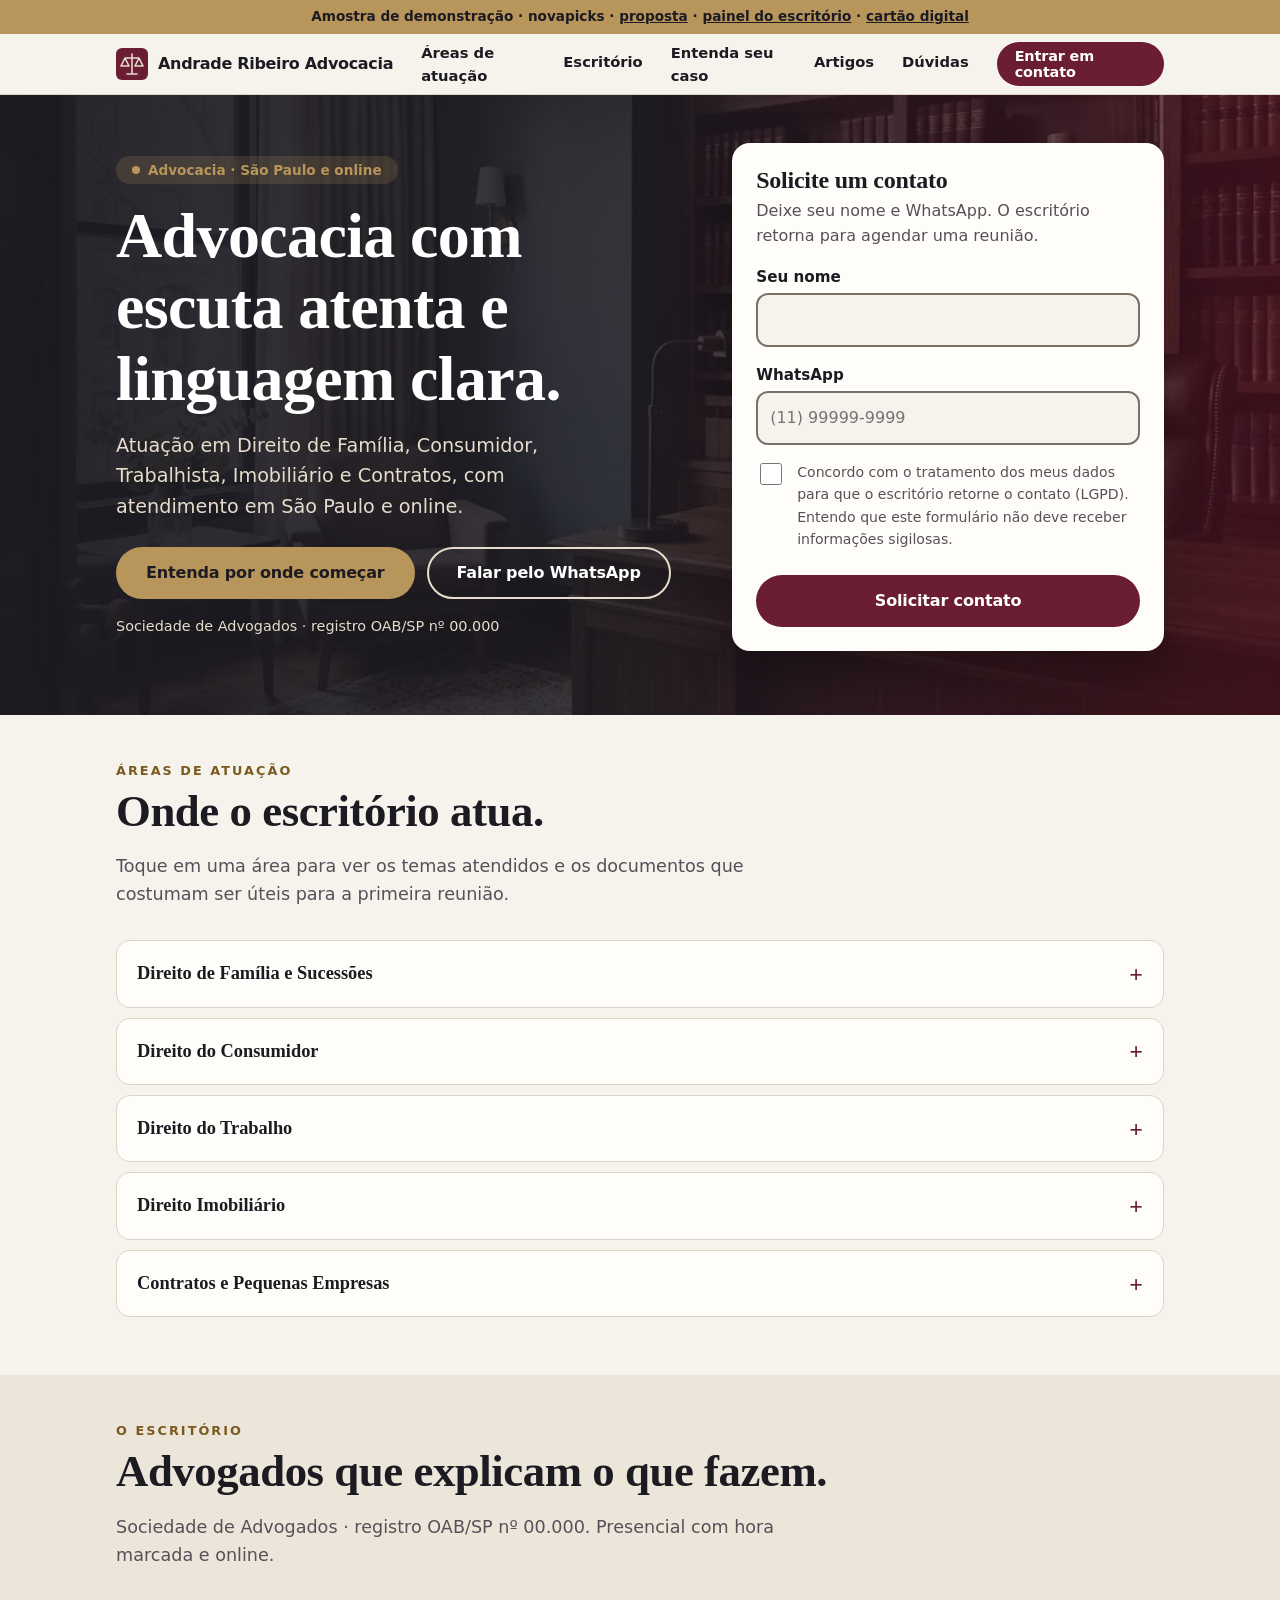
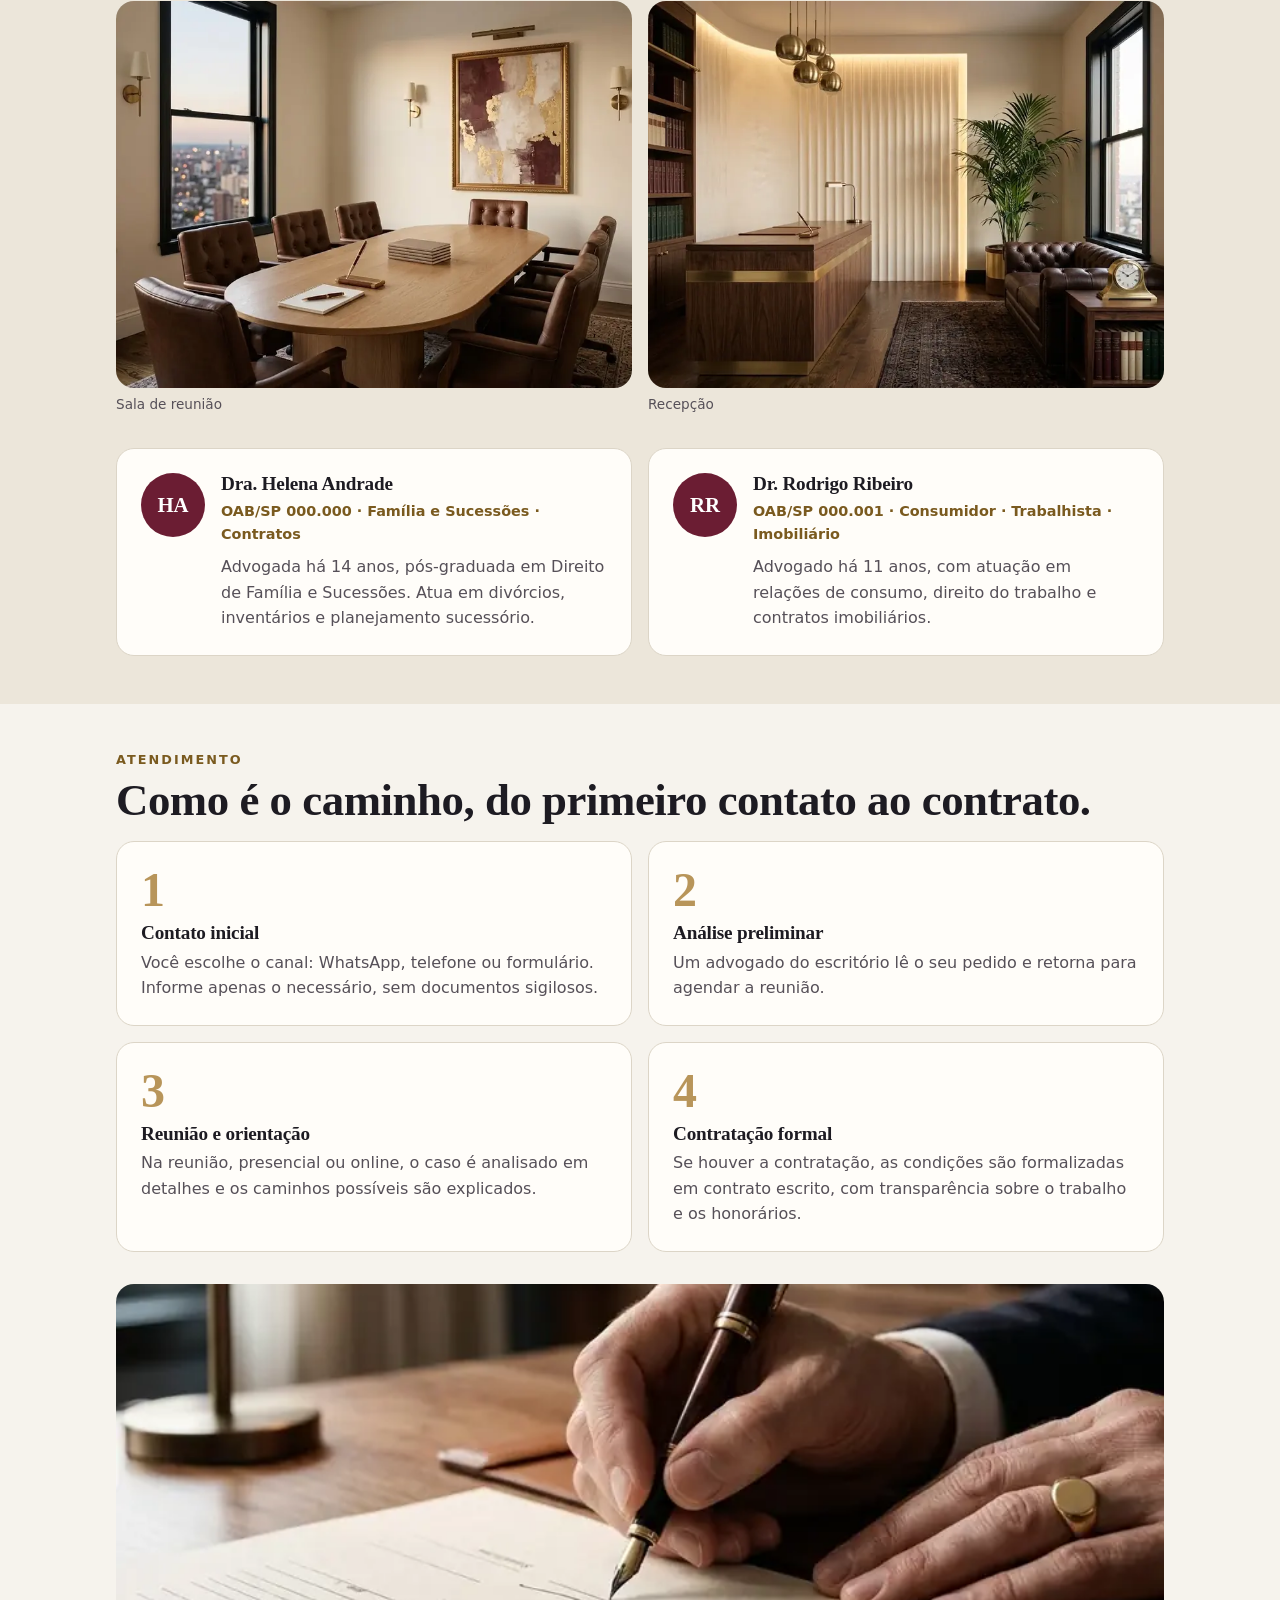
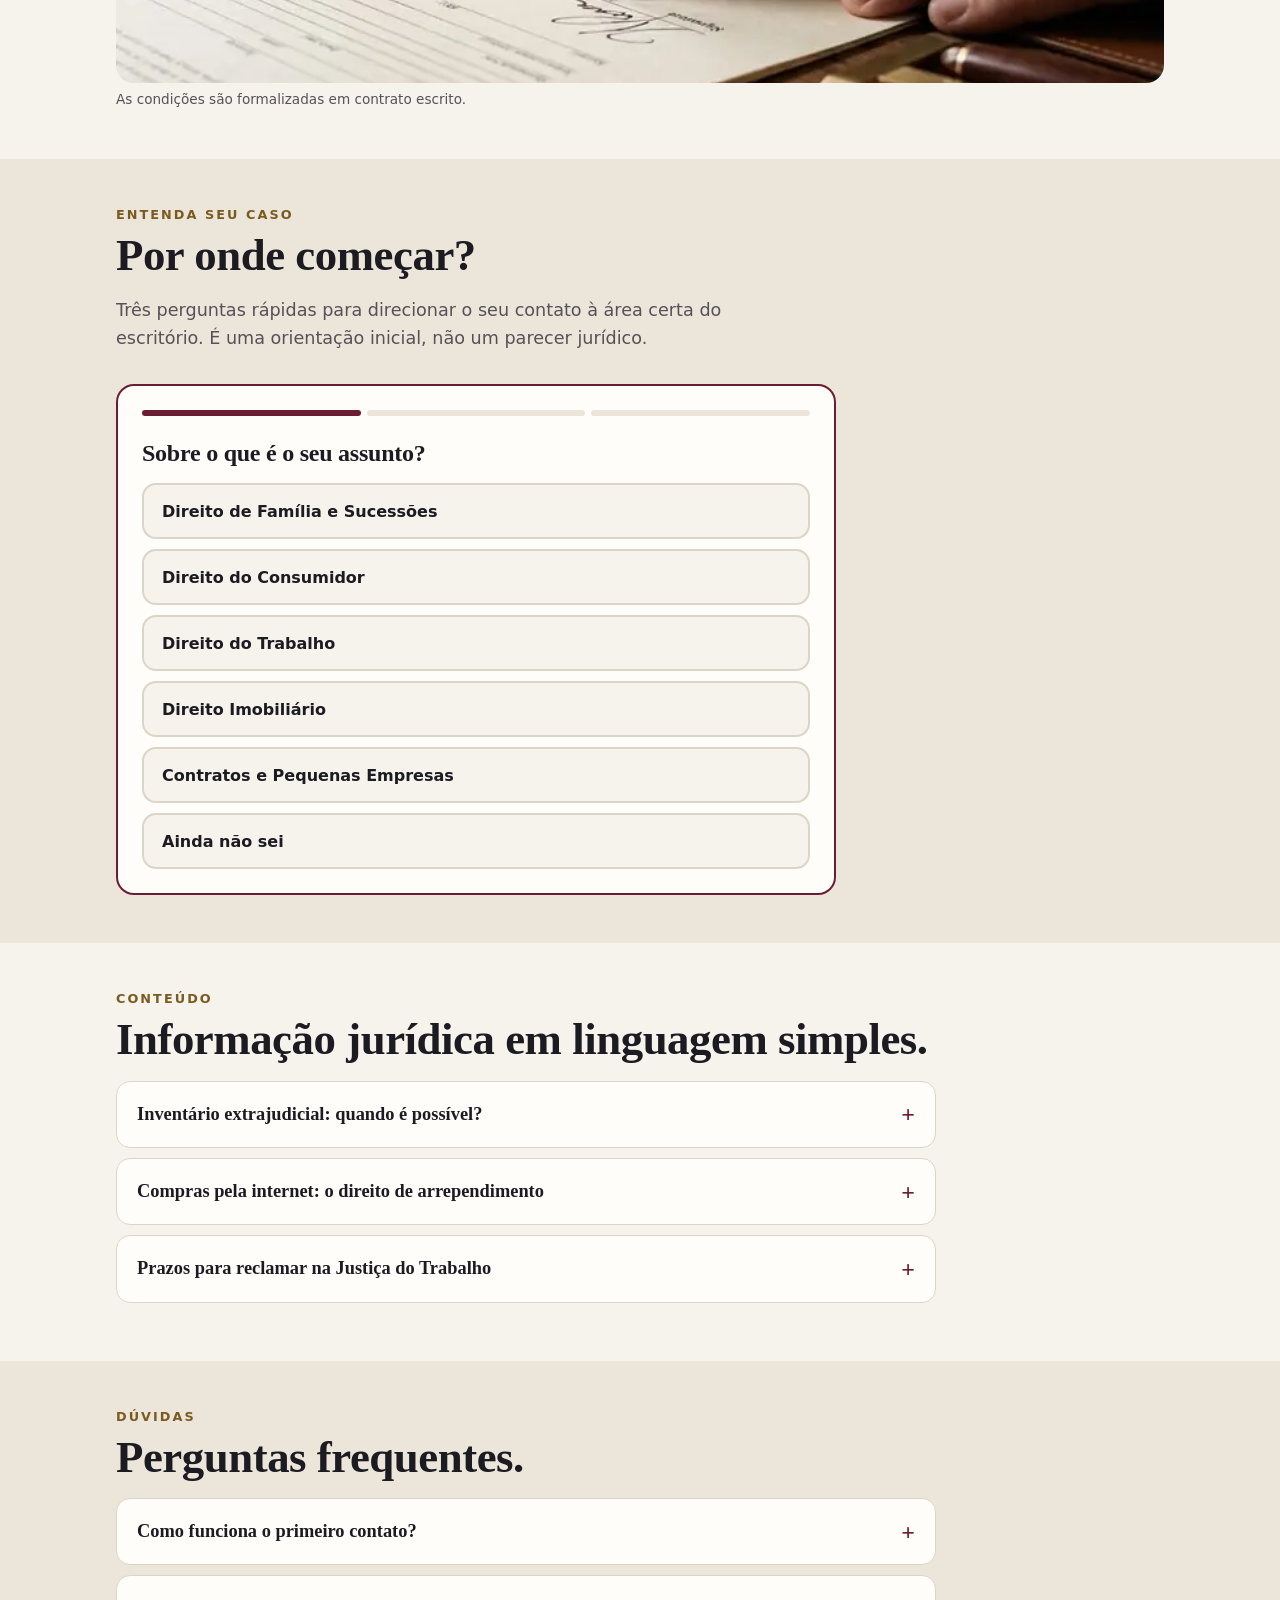
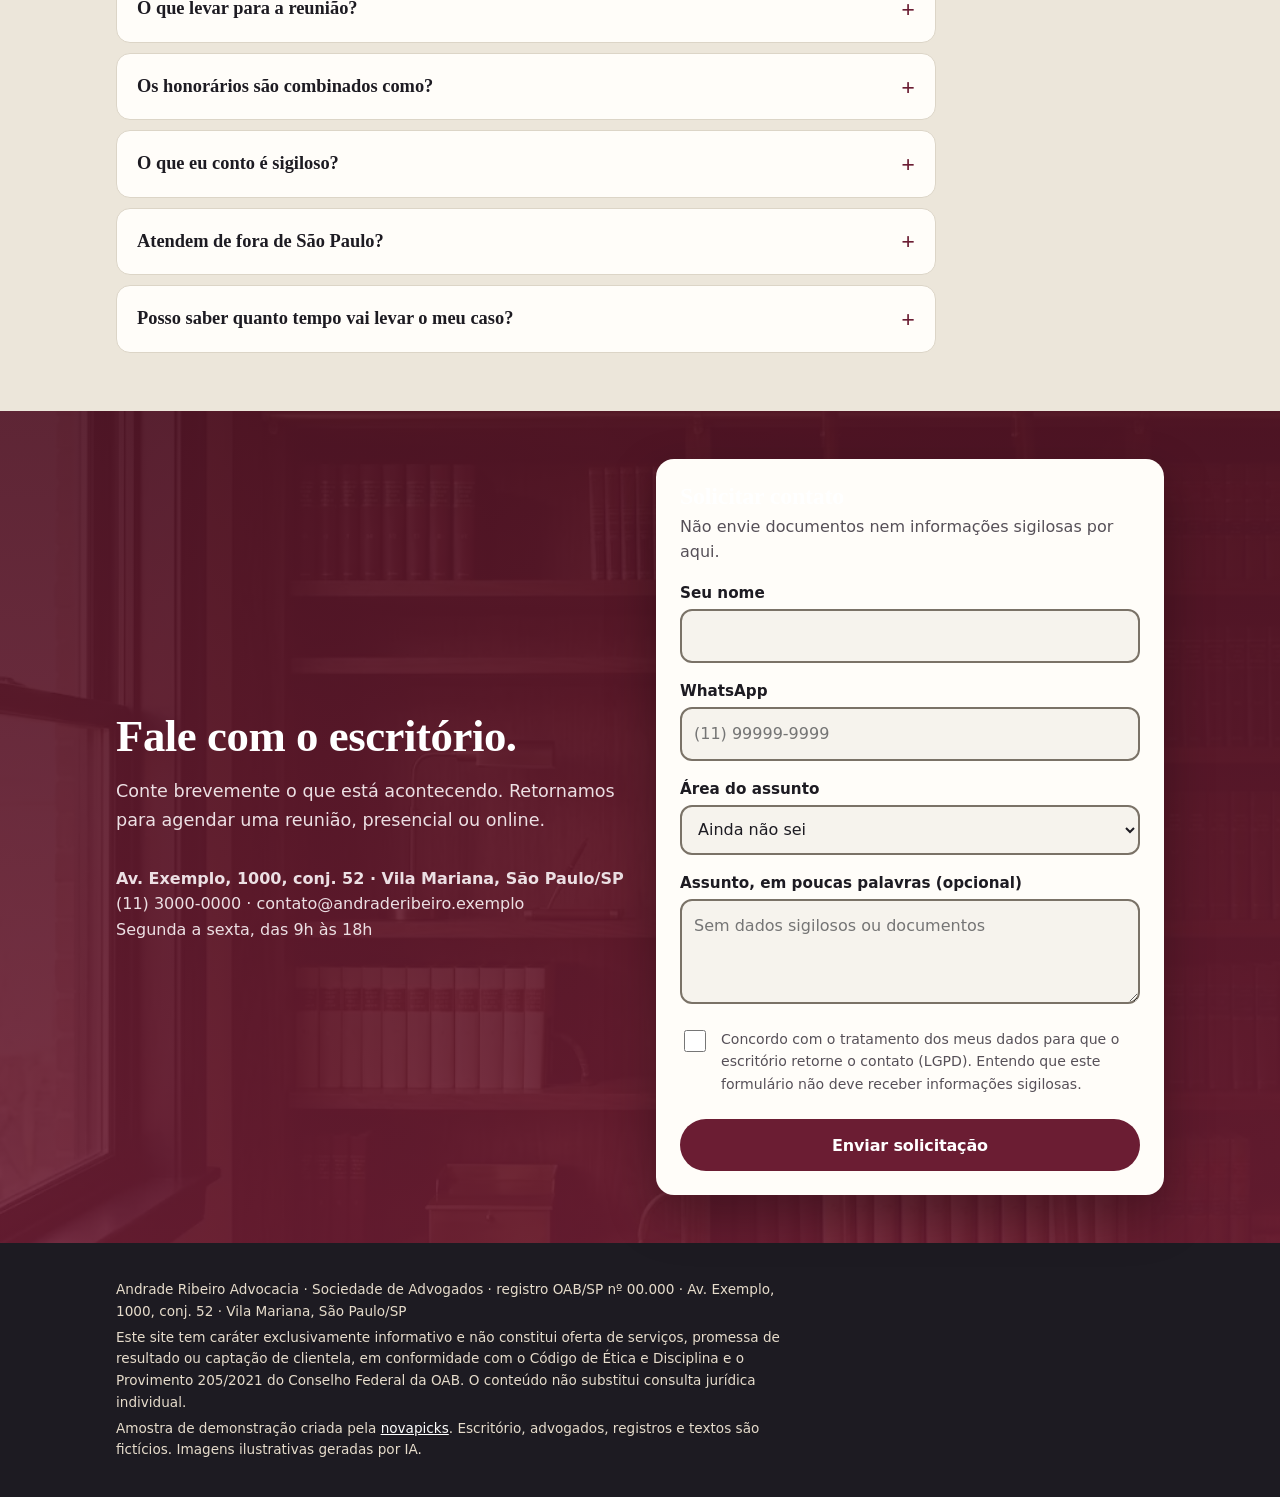
<file: index.html>
<!doctype html>
<html lang="pt-BR">
<head>
<meta charset="utf-8">
<meta name="viewport" content="width=device-width, initial-scale=1">
<meta name="description" content="Andrade Ribeiro Advocacia: Direito de Família, Consumidor, Trabalhista, Imobiliário e Contratos. Atendimento em São Paulo e online.">
<meta name="theme-color" content="#1d1b22">
<title>Andrade Ribeiro Advocacia · São Paulo</title>
<link rel="stylesheet" href="css/estilo.css?v=2">
</head>
<body>
<a class="pular" href="#conteudo">Pular para o conteúdo</a>
<div class="selo-demo">Amostra de demonstração · novapicks · <a href="apresentacao.html">proposta</a> · <a href="leads.html" target="_blank" rel="noopener">painel do escritório</a> · <a href="cartao.html">cartão digital</a></div>
<nav class="nav" aria-label="Principal"><div class="nav-int">
  <a class="marca" href="#topo"><svg class="logo" viewBox="0 0 32 32" aria-hidden="true"><rect width="32" height="32" rx="6" fill="#6b1d33"/><path d="M16 6v20M9 10h14M9 10l-4 8h8zM23 10l-4 8h8zM11 26h10" fill="none" stroke="#e6dccb" stroke-width="1.6" stroke-linecap="round" stroke-linejoin="round"/></svg><span id="n-marca"></span></a>
  <ul><li><a class="l" href="#areas">Áreas de atuação</a></li><li><a class="l" href="#escritorio">Escritório</a></li><li><a class="l" href="#triagem">Entenda seu caso</a></li><li><a class="l" href="#artigos">Artigos</a></li><li><a class="l" href="#duvidas">Dúvidas</a></li></ul>
  <a class="btn btn-prim btn-pequeno" href="#contato">Entrar em contato</a>
</div></nav>

<header class="hero" id="topo"><img class="hero-foto" src="img/topo-1024.webp" srcset="img/topo-640.webp 640w, img/topo-1024.webp 1024w" sizes="100vw" width="1024" height="572" alt="" fetchpriority="high"><div class="hero-int">
  <div>
    <span class="etiqueta" id="h-et"></span>
    <h1 id="h-titulo"></h1>
    <p class="sub" id="h-sub"></p>
    <div class="grupo-btn"><a class="btn btn-ouro" href="#triagem">Entenda por onde começar</a><a class="btn btn-contorno" id="h-zap" target="_blank" rel="noopener" style="color:#fff;border-color:#e6dccb">Falar pelo WhatsApp</a></div>
    <p class="garantia" id="h-reg"></p>
  </div>
  <div class="cartao-lead"><h2>Solicite um contato</h2><p>Deixe seu nome e WhatsApp. O escritório retorna para agendar uma reunião.</p><div data-form data-origem="formulario" data-rotulo="Solicitar contato"></div></div>
</div></header>

<main id="conteudo" tabindex="-1">
  <section id="areas"><div class="container"><p class="sobretitulo">Áreas de atuação</p><h2>Onde o escritório atua.</h2><p class="lead">Toque em uma área para ver os temas atendidos e os documentos que costumam ser úteis para a primeira reunião.</p><div id="areas-lista"></div></div></section>

  <section id="escritorio" class="fundo-claro"><div class="container">
    <p class="sobretitulo">O escritório</p><h2>Advogados que explicam o que fazem.</h2>
    <p class="lead" id="e-txt"></p>
    <div class="par-fotos"><figure><img src="img/reuniao-800.webp" srcset="img/reuniao-480.webp 480w, img/reuniao-800.webp 800w" sizes="(min-width: 760px) 520px, 100vw" width="800" height="598" loading="lazy" alt="Sala de reunião do escritório, com mesa oval de madeira e cadeiras de couro"><figcaption>Sala de reunião</figcaption></figure><figure><img src="img/recepcao-800.webp" srcset="img/recepcao-480.webp 480w, img/recepcao-800.webp 800w" sizes="(min-width: 760px) 520px, 100vw" width="800" height="598" loading="lazy" alt="Recepção do escritório, com balcão de madeira e sofá de couro"><figcaption>Recepção</figcaption></figure></div>
    <div class="grade" id="adv-lista"></div>
  </div></section>

  <section id="como"><div class="container"><p class="sobretitulo">Atendimento</p><h2>Como é o caminho, do primeiro contato ao contrato.</h2><div class="grade" id="passos"></div><figure class="faixa-foto"><img src="img/assinatura-800.webp" width="800" height="800" loading="lazy" alt="Mãos assinando um documento com caneta-tinteiro sobre uma mesa de madeira"><figcaption>As condições são formalizadas em contrato escrito.</figcaption></figure></div></section>

  <section id="triagem" class="fundo-claro"><div class="container">
    <p class="sobretitulo">Entenda seu caso</p><h2>Por onde começar?</h2>
    <p class="lead">Três perguntas rápidas para direcionar o seu contato à área certa do escritório. É uma orientação inicial, não um parecer jurídico.</p>
    <div class="quiz" id="quiz" aria-live="polite"></div>
  </div></section>

  <section id="artigos"><div class="container"><p class="sobretitulo">Conteúdo</p><h2>Informação jurídica em linguagem simples.</h2><div id="art-lista" style="max-width:820px"></div></div></section>

  <section id="duvidas" class="fundo-claro"><div class="container"><p class="sobretitulo">Dúvidas</p><h2>Perguntas frequentes.</h2><div id="faq" style="max-width:820px"></div></div></section>

  <section id="contato" class="cta-final"><img class="cta-foto" src="img/biblioteca-1024.webp" srcset="img/biblioteca-640.webp 640w, img/biblioteca-1024.webp 1024w" sizes="100vw" width="1024" height="765" loading="lazy" alt=""><div class="container"><div class="duas">
    <div><h2>Fale com o escritório.</h2><p class="lead">Conte brevemente o que está acontecendo. Retornamos para agendar uma reunião, presencial ou online.</p><p id="c-info" style="margin:0"></p></div>
    <div class="cartao-lead"><h2>Solicitar contato</h2><p>Não envie documentos nem informações sigilosas por aqui.</p><div data-form data-origem="formulario" data-rotulo="Enviar solicitação" data-completo="1"></div></div>
  </div></div></section>
</main>

<footer><div class="container"><p id="f-nome"></p><p id="f-aviso"></p><p>Amostra de demonstração criada pela <a href="https://novapicks.website">novapicks</a>. Escritório, advogados, registros e textos são fictícios. Imagens ilustrativas geradas por IA.</p></div></footer>
<div class="barra-fixa"><a class="btn btn-contorno" id="b-zap" target="_blank" rel="noopener">WhatsApp</a><a class="btn btn-prim" href="#triagem">Entenda seu caso</a></div>

<script src="js/dados.js?v=2"></script>
<script src="js/leads.js?v=2"></script>
<script src="js/app.js?v=2"></script>
</body>
</html>
</file>
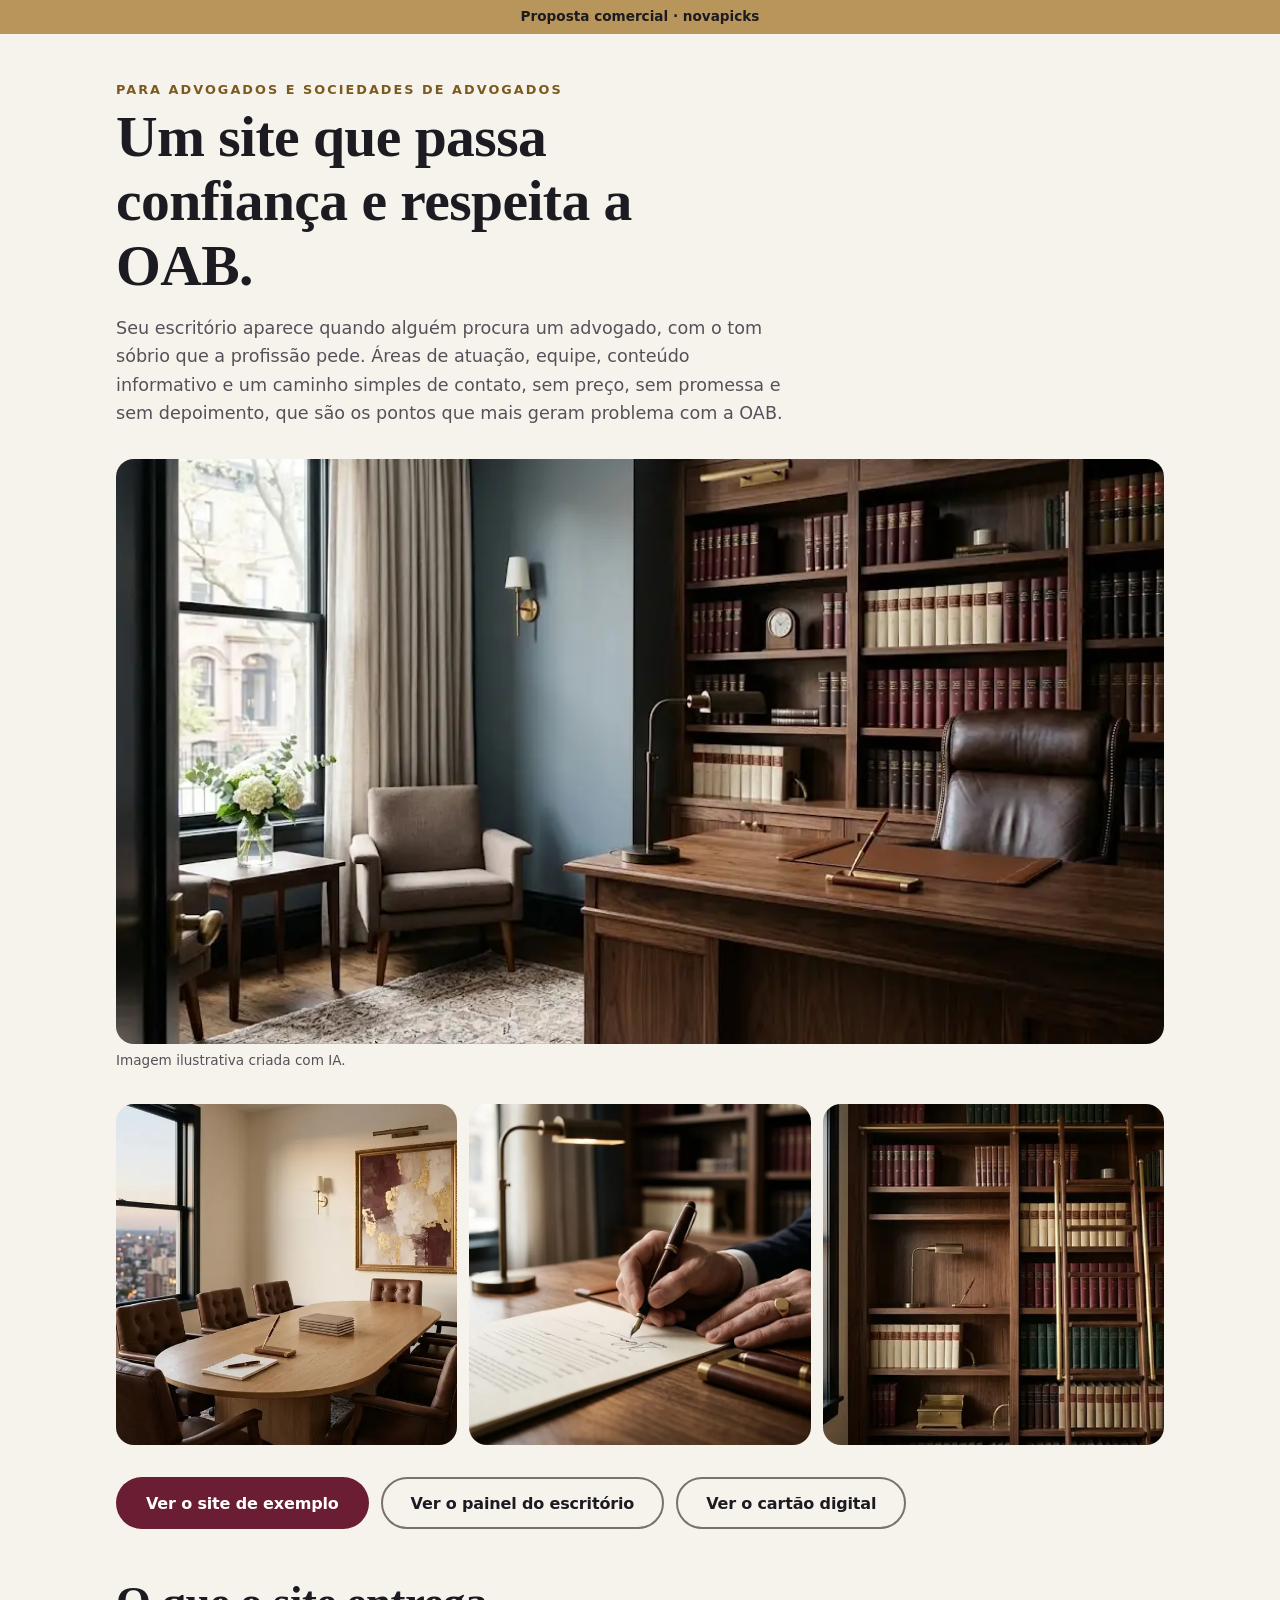
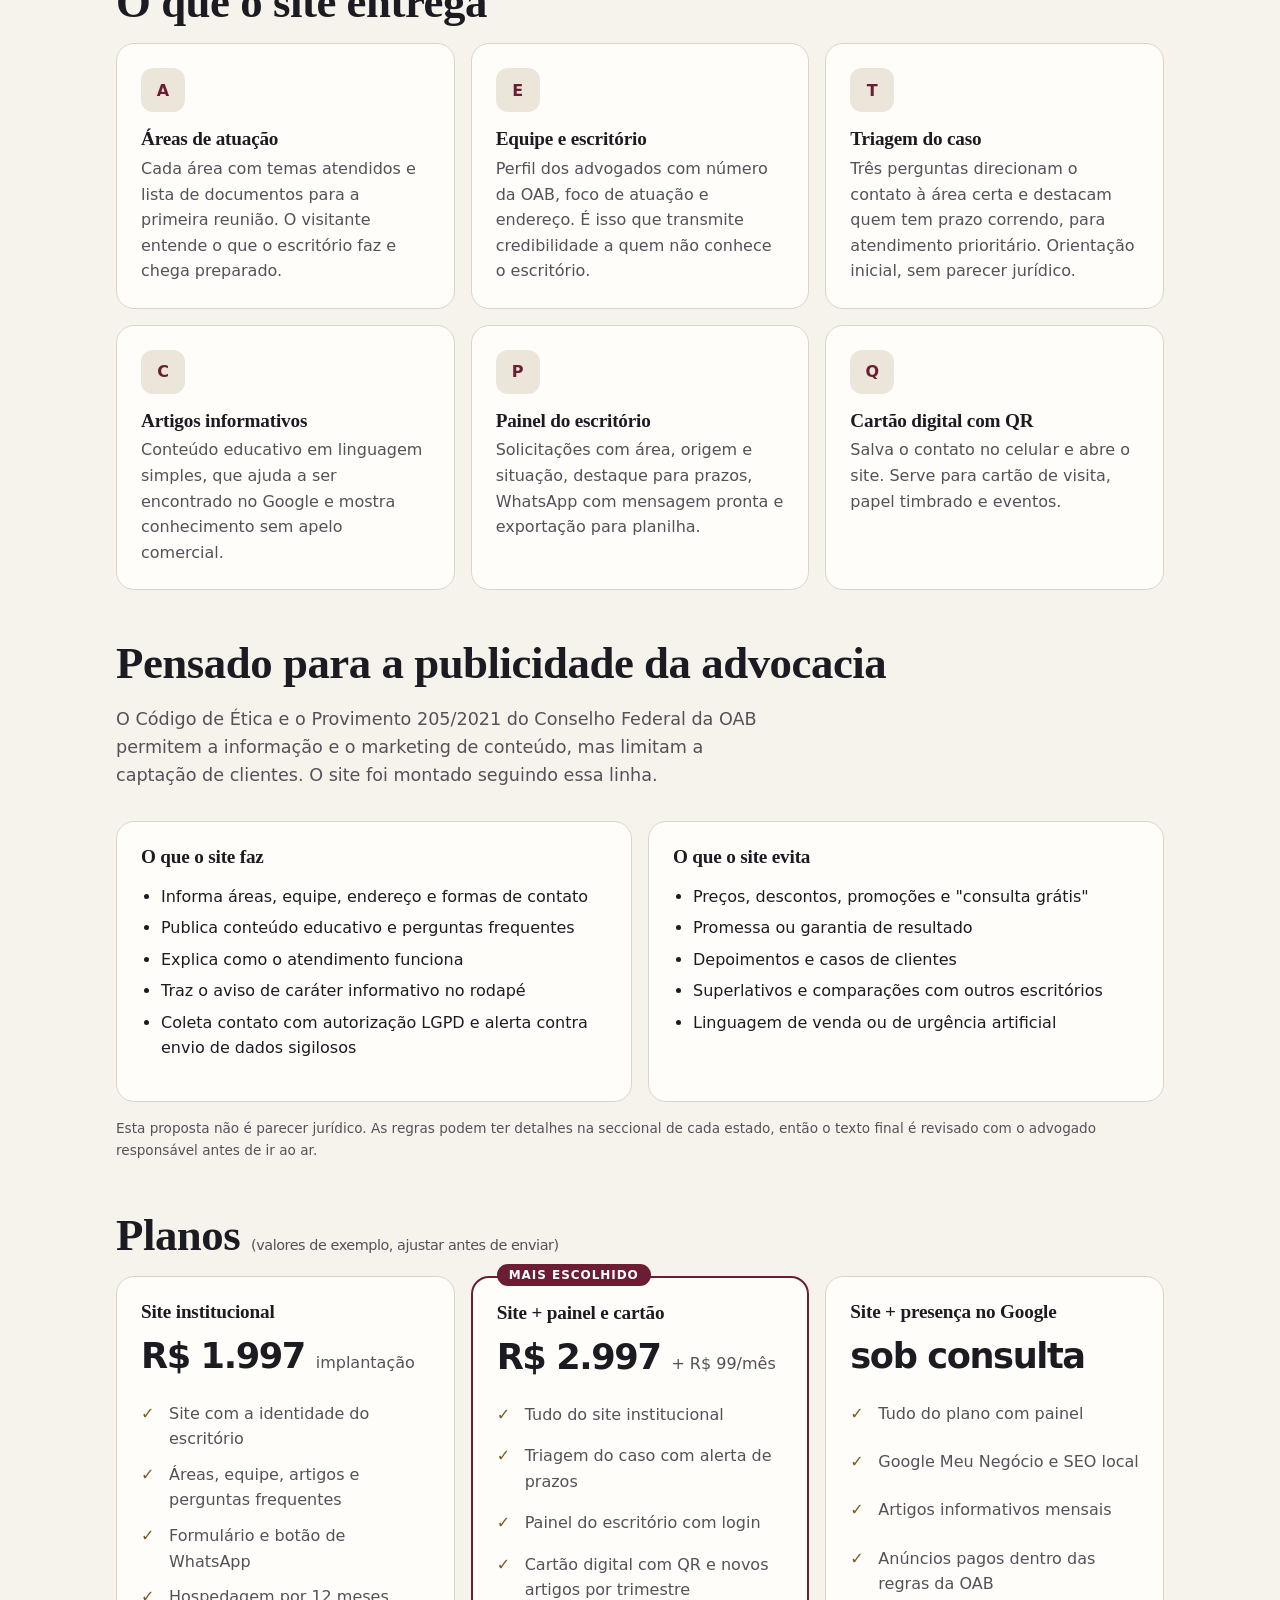
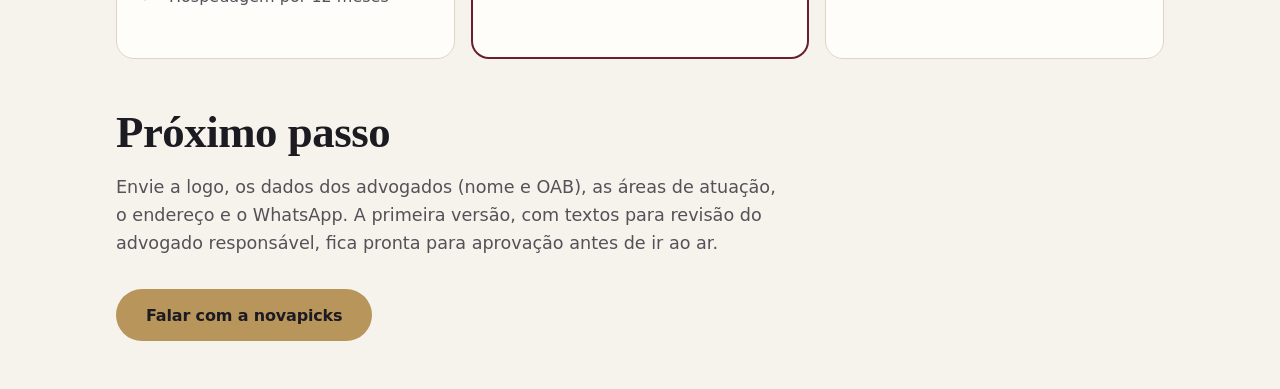
<file: apresentacao.html>
<!doctype html>
<html lang="pt-BR">
<head>
<meta charset="utf-8">
<meta name="viewport" content="width=device-width, initial-scale=1">
<meta name="description" content="Proposta: site institucional para escritórios de advocacia, feito dentro das regras de publicidade da OAB.">
<title>Site para escritório de advocacia · Proposta novapicks</title>
<link rel="stylesheet" href="css/estilo.css?v=2">
</head>
<body>
<div class="selo-demo">Proposta comercial · novapicks</div>
<main class="container proposta" style="padding-top:var(--e6);padding-bottom:var(--e6)">
  <p class="sobretitulo">Para advogados e sociedades de advogados</p>
  <h1 style="font-size:clamp(2.2rem,6vw,3.6rem);max-width:20ch">Um site que passa confiança e respeita a OAB.</h1>
  <p class="lead" style="margin-top:var(--e2)">Seu escritório aparece quando alguém procura um advogado, com o tom sóbrio que a profissão pede. Áreas de atuação, equipe, conteúdo informativo e um caminho simples de contato, sem preço, sem promessa e sem depoimento, que são os pontos que mais geram problema com a OAB.</p>
  <figure class="foto-prop"><img src="img/topo-1024.webp" width="1024" height="572" alt="Escritório de advocacia com mesa de madeira escura, estante com livros e poltrona"><figcaption>Imagem ilustrativa criada com IA.</figcaption></figure>
  <div class="galeria" aria-label="Ambientes do escritório">
    <img src="img/reuniao-800.webp" width="800" height="598" alt="Sala de reunião" loading="lazy">
    <img src="img/assinatura-800.webp" width="800" height="800" alt="Mãos assinando um documento" loading="lazy">
    <img src="img/biblioteca-640.webp" width="640" height="478" alt="Estante de livros jurídicos" loading="lazy">
  </div>
  <div class="grupo-btn" style="margin-bottom:var(--e6)">
    <a class="btn btn-prim" href="index.html">Ver o site de exemplo</a>
    <a class="btn btn-contorno" href="leads.html" target="_blank" rel="noopener">Ver o painel do escritório</a>
    <a class="btn btn-contorno" href="cartao.html">Ver o cartão digital</a>
  </div>

  <h2>O que o site entrega</h2>
  <div class="grade tres">
    <div class="cartao"><div class="icone" aria-hidden="true">A</div><h3>Áreas de atuação</h3><p>Cada área com temas atendidos e lista de documentos para a primeira reunião. O visitante entende o que o escritório faz e chega preparado.</p></div>
    <div class="cartao"><div class="icone" aria-hidden="true">E</div><h3>Equipe e escritório</h3><p>Perfil dos advogados com número da OAB, foco de atuação e endereço. É isso que transmite credibilidade a quem não conhece o escritório.</p></div>
    <div class="cartao"><div class="icone" aria-hidden="true">T</div><h3>Triagem do caso</h3><p>Três perguntas direcionam o contato à área certa e destacam quem tem prazo correndo, para atendimento prioritário. Orientação inicial, sem parecer jurídico.</p></div>
    <div class="cartao"><div class="icone" aria-hidden="true">C</div><h3>Artigos informativos</h3><p>Conteúdo educativo em linguagem simples, que ajuda a ser encontrado no Google e mostra conhecimento sem apelo comercial.</p></div>
    <div class="cartao"><div class="icone" aria-hidden="true">P</div><h3>Painel do escritório</h3><p>Solicitações com área, origem e situação, destaque para prazos, WhatsApp com mensagem pronta e exportação para planilha.</p></div>
    <div class="cartao"><div class="icone" aria-hidden="true">Q</div><h3>Cartão digital com QR</h3><p>Salva o contato no celular e abre o site. Serve para cartão de visita, papel timbrado e eventos.</p></div>
  </div>

  <h2 style="margin-top:var(--e6)">Pensado para a publicidade da advocacia</h2>
  <p class="lead">O Código de Ética e o Provimento 205/2021 do Conselho Federal da OAB permitem a informação e o marketing de conteúdo, mas limitam a captação de clientes. O site foi montado seguindo essa linha.</p>
  <div class="grade">
    <div class="cartao"><h3>O que o site faz</h3><ul style="padding-left:20px;display:grid;gap:6px"><li>Informa áreas, equipe, endereço e formas de contato</li><li>Publica conteúdo educativo e perguntas frequentes</li><li>Explica como o atendimento funciona</li><li>Traz o aviso de caráter informativo no rodapé</li><li>Coleta contato com autorização LGPD e alerta contra envio de dados sigilosos</li></ul></div>
    <div class="cartao"><h3>O que o site evita</h3><ul style="padding-left:20px;display:grid;gap:6px"><li>Preços, descontos, promoções e "consulta grátis"</li><li>Promessa ou garantia de resultado</li><li>Depoimentos e casos de clientes</li><li>Superlativos e comparações com outros escritórios</li><li>Linguagem de venda ou de urgência artificial</li></ul></div>
  </div>
  <p class="nota" style="margin-top:var(--e2)">Esta proposta não é parecer jurídico. As regras podem ter detalhes na seccional de cada estado, então o texto final é revisado com o advogado responsável antes de ir ao ar.</p>

  <h2 style="margin-top:var(--e6)">Planos <small style="font:400 .9rem var(--fonte);color:var(--texto-suave)">(valores de exemplo, ajustar antes de enviar)</small></h2>
  <div class="planos">
    <div class="cartao plano"><h3>Site institucional</h3><div class="valor">R$ 1.997 <small>implantação</small></div><ul><li>Site com a identidade do escritório</li><li>Áreas, equipe, artigos e perguntas frequentes</li><li>Formulário e botão de WhatsApp</li><li>Hospedagem por 12 meses</li></ul></div>
    <div class="cartao plano destaque"><span class="selo">Mais escolhido</span><h3>Site + painel e cartão</h3><div class="valor">R$ 2.997 <small>+ R$ 99/mês</small></div><ul><li>Tudo do site institucional</li><li>Triagem do caso com alerta de prazos</li><li>Painel do escritório com login</li><li>Cartão digital com QR e novos artigos por trimestre</li></ul></div>
    <div class="cartao plano"><h3>Site + presença no Google</h3><div class="valor">sob consulta</div><ul><li>Tudo do plano com painel</li><li>Google Meu Negócio e SEO local</li><li>Artigos informativos mensais</li><li>Anúncios pagos dentro das regras da OAB</li></ul></div>
  </div>

  <h2 style="margin-top:var(--e6)">Próximo passo</h2>
  <p class="lead">Envie a logo, os dados dos advogados (nome e OAB), as áreas de atuação, o endereço e o WhatsApp. A primeira versão, com textos para revisão do advogado responsável, fica pronta para aprovação antes de ir ao ar.</p>
  <a class="btn btn-ouro" href="https://novapicks.website">Falar com a novapicks</a>
</main>
</body>
</html>
</file>
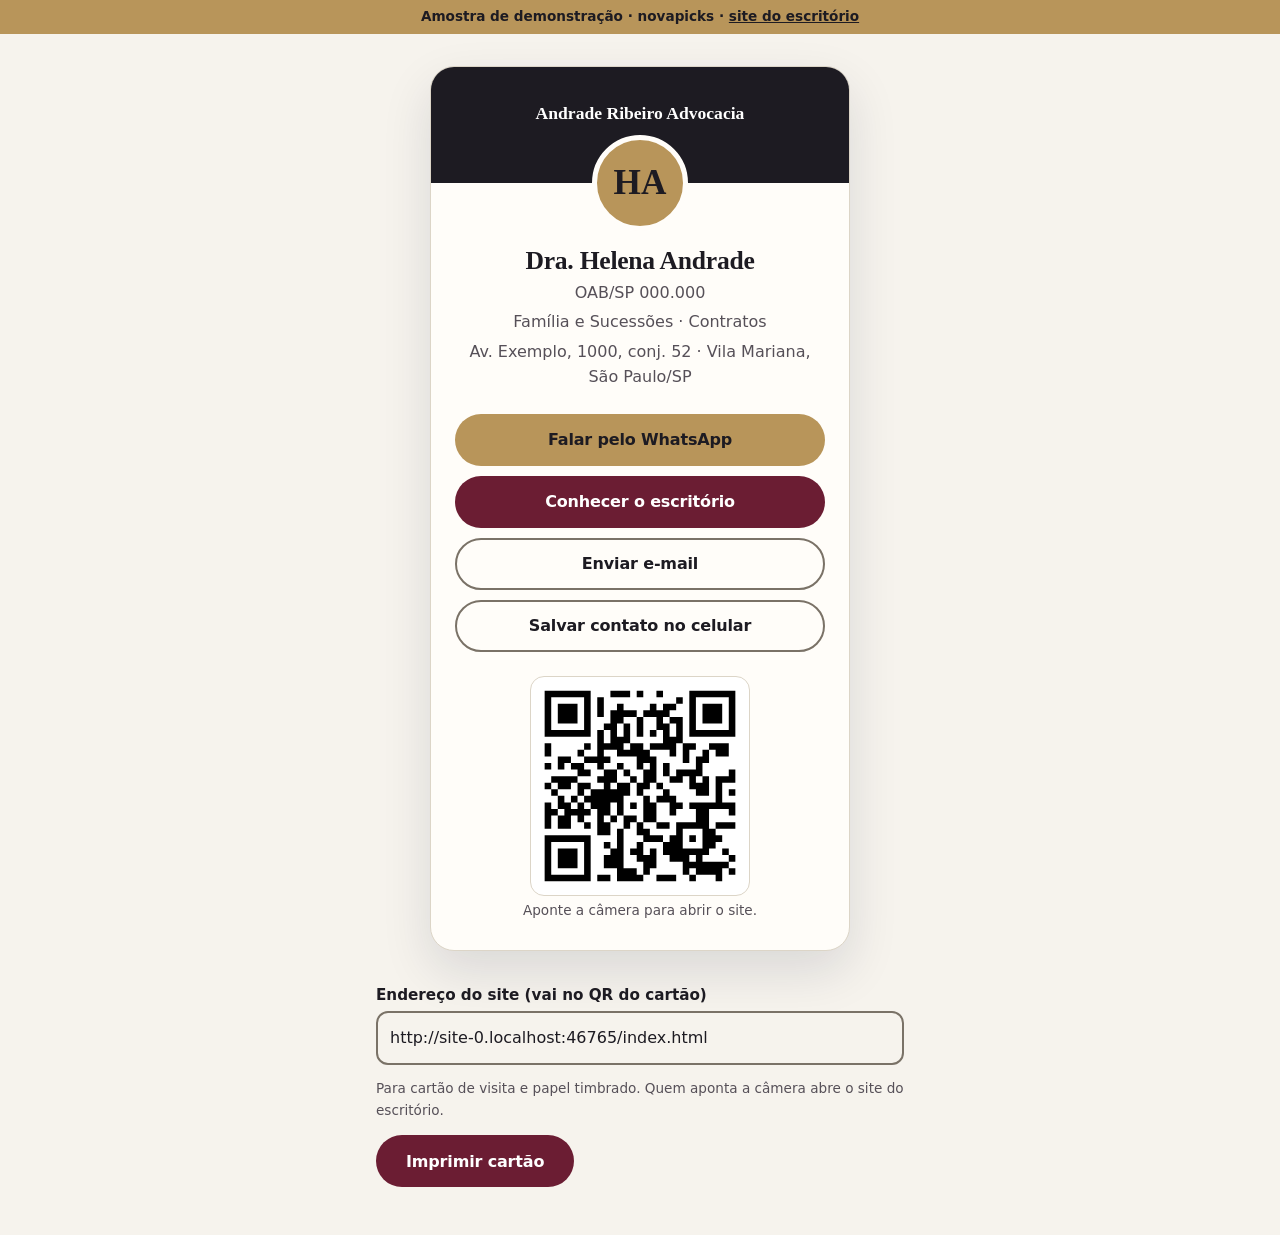
<file: cartao.html>
<!doctype html>
<html lang="pt-BR">
<head>
<meta charset="utf-8">
<meta name="viewport" content="width=device-width, initial-scale=1">
<title>Cartão digital · Andrade Ribeiro Advocacia</title>
<link rel="stylesheet" href="css/estilo.css?v=2">
</head>
<body>
<div class="selo-demo">Amostra de demonstração · novapicks · <a href="index.html">site do escritório</a></div>
<main>
  <article class="cartao-digital" id="cd"></article>
  <div class="container nao-imprimir" style="max-width:560px;padding-bottom:var(--e6)">
    <label for="base">Endereço do site (vai no QR do cartão)</label><input type="text" id="base" inputmode="url">
    <p class="nota">Para cartão de visita e papel timbrado. Quem aponta a câmera abre o site do escritório.</p>
    <button class="btn btn-prim" id="imprimir" type="button">Imprimir cartão</button>
  </div>
</main>
<script src="vendor/qrcode.js"></script>
<script src="js/dados.js?v=2"></script>
<script>
(function () {
  "use strict";
  var E = window.ESCRITORIO, A = E.advogados[0], $ = function (s) { return document.querySelector(s); };
  function esc(t) { return String(t).replace(/[&<>"']/g, function (c) { return { "&": "&amp;", "<": "&lt;", ">": "&gt;", '"': "&quot;", "'": "&#39;" }[c]; }); }
  var base = $("#base"); base.value = location.href.replace(/cartao\.html.*$/, "index.html");
  function vcf() {
    return ["BEGIN:VCARD", "VERSION:3.0", "FN:" + A.nome, "ORG:" + E.marca, "TITLE:Advogada", "TEL;TYPE=CELL:+" + E.whatsapp, "TEL;TYPE=WORK:" + E.telefone, "EMAIL:" + E.email, "ADR;TYPE=WORK:;;" + E.endereco + ";;;;", "URL:" + base.value, "NOTE:" + A.oab, "END:VCARD"].join("\r\n");
  }
  function desenhar() {
    var q = qrcode(0, "M"); q.addData(base.value || "https://"); q.make();
    var ini = A.nome.replace(/^Dra?\.\s*/, "").split(" ").map(function (x) { return x.charAt(0); }).slice(0, 2).join("");
    $("#cd").innerHTML = '<div class="cd-topo"><b style="font-size:1.1rem;color:#fff;font-family:var(--fonte-titulo)">' + esc(E.marca) + '</b></div><div class="cd-avatar" aria-hidden="true" style="font-family:var(--fonte-titulo)">' + esc(ini) + '</div><div class="cd-corpo"><h1>' + esc(A.nome) + "</h1><p>" + esc(A.oab) + "</p><p>" + esc(A.foco) + "</p><p>" + esc(E.endereco) + '</p><div class="cd-botoes">' +
      '<a class="btn btn-ouro" target="_blank" rel="noopener" href="https://wa.me/' + E.whatsapp + "?text=" + encodeURIComponent("Olá! Gostaria de falar com o escritório " + E.curto + ".") + '">Falar pelo WhatsApp</a>' +
      '<a class="btn btn-prim" href="' + esc(base.value) + '">Conhecer o escritório</a><a class="btn btn-contorno" href="mailto:' + esc(E.email) + '">Enviar e-mail</a><button class="btn btn-contorno" id="salvar" type="button">Salvar contato no celular</button></div>' +
      '<div class="qrbox">' + q.createSvgTag({ cellSize: 4, margin: 1, scalable: true }).replace("<svg", '<svg role="img" aria-label="QR code do site do escritório"') + '</div><p class="nota">Aponte a câmera para abrir o site.</p></div>';
    $("#salvar").addEventListener("click", function () {
      var u = URL.createObjectURL(new Blob([vcf()], { type: "text/vcard" })), a = document.createElement("a");
      a.href = u; a.download = A.nome.replace(/^Dra?\.\s*/, "").toLowerCase().replace(/\s+/g, "-") + ".vcf"; a.click(); setTimeout(function () { URL.revokeObjectURL(u); }, 1000);
    });
  }
  base.addEventListener("input", desenhar); $("#imprimir").addEventListener("click", function () { window.print(); });
  desenhar();
})();
</script>
</body>
</html>
</file>
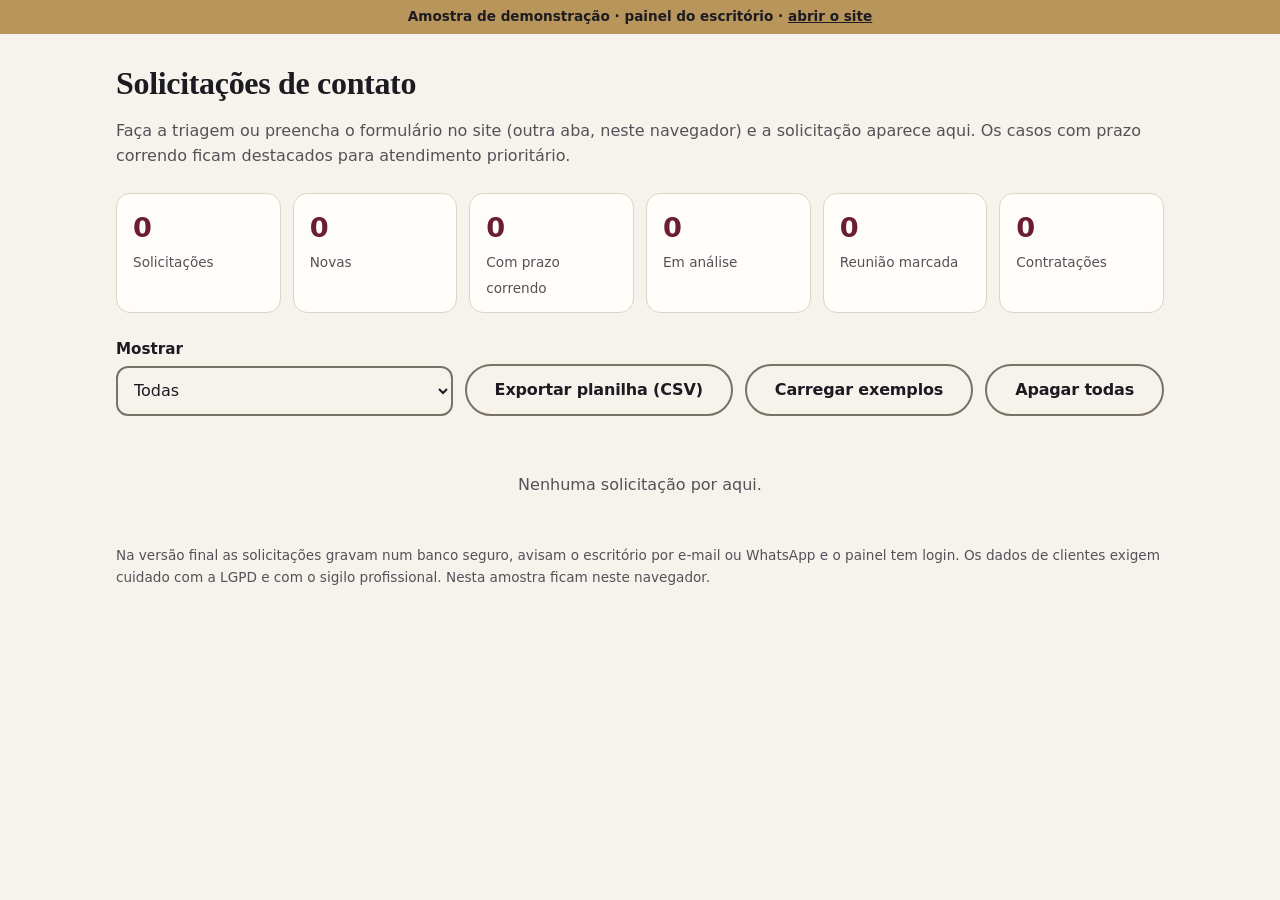
<file: leads.html>
<!doctype html>
<html lang="pt-BR">
<head>
<meta charset="utf-8">
<meta name="viewport" content="width=device-width, initial-scale=1">
<title>Painel do escritório · Andrade Ribeiro Advocacia</title>
<link rel="stylesheet" href="css/estilo.css?v=2">
</head>
<body>
<div class="selo-demo">Amostra de demonstração · painel do escritório · <a href="index.html" target="_blank" rel="noopener">abrir o site</a></div>
<main class="painel">
  <h1>Solicitações de contato</h1>
  <p style="color:var(--texto-suave)">Faça a triagem ou preencha o formulário no site (outra aba, neste navegador) e a solicitação aparece aqui. Os casos com prazo correndo ficam destacados para atendimento prioritário.</p>
  <div class="resumos" id="resumos"></div>
  <div style="display:flex;gap:12px;flex-wrap:wrap;align-items:end;margin-bottom:var(--e3)">
    <div style="flex:1;min-width:200px"><label for="filtro" style="margin-top:0">Mostrar</label><select id="filtro"></select></div>
    <button class="btn btn-contorno" id="csv" type="button">Exportar planilha (CSV)</button>
    <button class="btn btn-contorno" id="exemplo" type="button">Carregar exemplos</button>
    <button class="btn btn-contorno" id="zerar" type="button">Apagar todas</button>
  </div>
  <div id="lista" aria-live="polite"></div>
  <p class="nota">Na versão final as solicitações gravam num banco seguro, avisam o escritório por e-mail ou WhatsApp e o painel tem login. Os dados de clientes exigem cuidado com a LGPD e com o sigilo profissional. Nesta amostra ficam neste navegador.</p>
</main>
<script src="js/dados.js?v=2"></script>
<script src="js/leads.js?v=2"></script>
<script>
(function () {
  "use strict";
  var E = window.ESCRITORIO, $ = function (s) { return document.querySelector(s); };
  function esc(t) { return String(t).replace(/[&<>"']/g, function (c) { return { "&": "&amp;", "<": "&lt;", ">": "&gt;", '"': "&quot;", "'": "&#39;" }[c]; }); }
  function area(id) { return E.areas.filter(function (a) { return a.id === id; })[0]; }
  function fmtTel(t) { var d = String(t).replace(/\D/g, ""); return d.length >= 10 ? "(" + d.slice(0, 2) + ") " + d.slice(2, d.length - 4) + "-" + d.slice(-4) : t; }
  function fmtData(iso) { var d = new Date(iso); return d.toLocaleDateString("pt-BR") + " " + d.toLocaleTimeString("pt-BR", { hour: "2-digit", minute: "2-digit" }); }
  var ORIGEM = { triagem: "Triagem", formulario: "Formulário", whatsapp: "WhatsApp" }, filtro = "todos";

  function desenhar() {
    var todos = Leads.lista().slice().reverse(), cont = {};
    Leads.STATUS.forEach(function (s) { cont[s] = todos.filter(function (l) { return l.status === s; }).length; });
    var urg = todos.filter(function (l) { return l.urgente && l.status !== "encerrada" && l.status !== "contratada"; }).length;
    $("#resumos").innerHTML = "<div><b>" + todos.length + "</b><span>Solicitações</span></div><div><b>" + cont.nova + "</b><span>Novas</span></div><div><b>" + urg + "</b><span>Com prazo correndo</span></div><div><b>" + cont.analise + "</b><span>Em análise</span></div><div><b>" + cont.reuniao + "</b><span>Reunião marcada</span></div><div><b>" + cont.contratada + "</b><span>Contratações</span></div>";
    $("#filtro").innerHTML = '<option value="todos">Todas</option><option value="urgentes">Com prazo correndo</option>' + Leads.STATUS.map(function (s) { return '<option value="' + s + '">' + Leads.ROTULO[s] + " (" + cont[s] + ")</option>"; }).join("");
    $("#filtro").value = filtro;
    var l = todos.filter(function (x) { return filtro === "todos" || (filtro === "urgentes" ? x.urgente : x.status === filtro); });
    $("#lista").innerHTML = l.length ? l.map(function (c) {
      var a = area(c.area), msg = "Olá, " + c.nome.split(" ")[0] + ". Aqui é do escritório " + E.curto + ". Recebemos a sua solicitação de contato e gostaríamos de agendar uma reunião. Qual o melhor dia e horário para você?";
      return '<article class="contato" data-s="' + c.status + '"' + (c.urgente ? ' data-urg="1"' : "") + '><div><h3>' + esc(c.nome) + '<span class="tag">' + esc(ORIGEM[c.origem] || c.origem) + "</span>" + (c.urgente ? '<span class="tag urg">Prazo correndo</span>' : "") + "</h3><p>" + esc(fmtTel(c.tel)) + " · " + fmtData(c.hora) + (a ? " · " + esc(a.nome) : "") + "</p>" + (c.obs ? "<p><i>" + esc(c.obs) + "</i></p>" : "") + "</div>" +
        '<div><label class="so-leitor" for="s' + c.id + '">Situação de ' + esc(c.nome) + '</label><select id="s' + c.id + '" data-id="' + c.id + '">' + Leads.STATUS.map(function (s) { return '<option value="' + s + '"' + (s === c.status ? " selected" : "") + ">" + Leads.ROTULO[s] + "</option>"; }).join("") + "</select></div>" +
        '<div class="acoes"><a class="btn btn-prim btn-pequeno" target="_blank" rel="noopener" href="https://wa.me/55' + String(c.tel).replace(/\D/g, "").replace(/^55/, "") + "?text=" + encodeURIComponent(msg) + '">WhatsApp</a><button class="btn btn-contorno btn-pequeno" data-del="' + c.id + '" aria-label="Remover ' + esc(c.nome) + '">Remover</button></div></article>';
    }).join("") : '<p class="vazio">Nenhuma solicitação por aqui.</p>';
  }
  function csv() {
    var q = function (v) { return '"' + String(v == null ? "" : v).replace(/"/g, '""') + '"'; };
    var linhas = [["Nome", "WhatsApp", "Área", "Prazo correndo", "Origem", "Situação", "Observação", "Recebido em"].map(q).join(";")];
    Leads.lista().forEach(function (c) { var a = area(c.area); linhas.push([c.nome, c.tel, a ? a.nome : "", c.urgente ? "Sim" : "Não", ORIGEM[c.origem] || c.origem, Leads.ROTULO[c.status], c.obs, fmtData(c.hora)].map(q).join(";")); });
    var u = URL.createObjectURL(new Blob(["﻿" + linhas.join("\r\n")], { type: "text/csv;charset=utf-8" })), a = document.createElement("a");
    a.href = u; a.download = "solicitacoes-escritorio.csv"; a.click(); setTimeout(function () { URL.revokeObjectURL(u); }, 1000);
  }
  document.addEventListener("click", function (e) {
    var b = e.target.closest("button"); if (!b) return;
    if (b.dataset.del) { Leads.remover(Number(b.dataset.del)); desenhar(); }
    else if (b.id === "csv") csv();
    else if (b.id === "exemplo") { Leads.exemplo(); desenhar(); }
    else if (b.id === "zerar") { if (confirm("Apagar todas as solicitações desta amostra?")) { Leads.limpar(); desenhar(); } }
  });
  document.addEventListener("change", function (e) {
    var t = e.target;
    if (t.id === "filtro") { filtro = t.value; desenhar(); }
    else if (t.dataset.id) { Leads.status(Number(t.dataset.id), t.value); desenhar(); }
  });
  Leads.aoMudar(desenhar);
  desenhar();
})();
</script>
</body>
</html>
</file>
<file: css/estilo.css>
/* Design System: tokens no :root, mobile-first, escala de 8px. Tema claro sóbrio: bordô e latão, títulos em serifa. */
:root {
  --fundo: #f6f3ed;
  --superficie: #fffdf9;
  --superficie-2: #ece6da;
  --borda: #7a7267;
  --borda-suave: #dcd5c7;
  --tinta: #1d1b22;
  --texto: #1d1b22;
  --texto-suave: #565058;
  --prim: #6b1d33;
  --prim-2: #521526;
  --ouro: #b8955a;          /* decorativo e fundo com texto escuro */
  --ouro-texto: #7a5a1f;    /* menta em texto sobre claro (5:1) */
  --claro: #e6dccb;
  --erro: #a3271a;
  --foco: #b45309;
  --raio: 18px;
  --e1: 8px; --e2: 16px; --e3: 24px; --e4: 32px; --e6: 48px; --e8: 64px;
  --fonte-titulo: "Iowan Old Style", "Palatino Linotype", Palatino, "Book Antiqua", Georgia, serif;
  --fonte: "Segoe UI Variable Display", "Segoe UI", system-ui, -apple-system, Roboto, sans-serif;
}
@media (prefers-contrast: more) { :root { --borda: #000; --texto-suave: #000; } }
* { box-sizing: border-box; }
html { scroll-behavior: smooth; scroll-padding-top: 72px; }
body { margin: 0; font-family: var(--fonte); background: var(--fundo); color: var(--texto); line-height: 1.6; padding-bottom: 72px; }
h1, h2, h3 { font-family: var(--fonte-titulo); font-weight: 600; line-height: 1.12; letter-spacing: -.01em; margin: 0; }
[hidden] { display: none !important; }
:focus-visible { outline: 3px solid var(--foco); outline-offset: 2px; }
.so-leitor { position: absolute; width: 1px; height: 1px; overflow: hidden; clip: rect(0 0 0 0); white-space: nowrap; }
.pular { position: absolute; left: 8px; top: -64px; background: var(--ouro); color: var(--tinta); padding: 8px 16px; border-radius: 8px; z-index: 60; }
.pular:focus { top: 8px; }
.selo-demo { background: var(--ouro); color: var(--tinta); text-align: center; font-size: .85rem; font-weight: 700; padding: 6px var(--e2); }
.selo-demo a { color: inherit; font-weight: 800; }
.container { max-width: 1080px; margin: 0 auto; padding: 0 var(--e2); }
section { padding: var(--e6) 0; }
.sobretitulo { font: 800 .8rem var(--fonte); text-transform: uppercase; letter-spacing: .16em; color: var(--ouro-texto); margin: 0 0 var(--e1); }
h2 { font-size: clamp(1.9rem, 5vw, 2.8rem); margin-bottom: var(--e2); }
.lead { color: var(--texto-suave); font-size: 1.1rem; max-width: 60ch; margin: 0 0 var(--e4); }

/* Navegação */
.nav { position: sticky; top: 0; z-index: 40; background: rgba(246,243,237,.94); backdrop-filter: blur(8px); border-bottom: 1px solid var(--borda-suave); }
.nav-int { max-width: 1080px; margin: 0 auto; padding: 0 var(--e2); display: flex; align-items: center; gap: var(--e2); min-height: 60px; }
.marca { display: flex; align-items: center; gap: 10px; font-weight: 800; color: var(--tinta); text-decoration: none; letter-spacing: -.02em; white-space: nowrap; }
.logo { width: 32px; height: 32px; flex: none; }
.nav ul { display: none; list-style: none; margin: 0 0 0 auto; padding: 0; gap: 4px; }
@media (min-width: 900px) { .nav ul { display: flex; } }
.nav a.l { display: inline-flex; align-items: center; min-height: 44px; padding: 0 12px; color: var(--texto); text-decoration: none; font-weight: 600; font-size: .92rem; border-radius: 8px; }
.nav a.l:hover { background: var(--superficie-2); }
.nav .btn { margin-left: auto; }
@media (min-width: 900px) { .nav .btn { margin-left: 0; } }

/* Botões */
.btn { font: 800 1rem var(--fonte); min-height: 52px; padding: 8px 28px; border-radius: 999px; border: 2px solid transparent; cursor: pointer; display: inline-flex; align-items: center; justify-content: center; gap: 8px; text-decoration: none; letter-spacing: -.01em; }
.btn-prim { background: var(--prim); color: #fff; }
.btn-prim:hover { background: var(--prim-2); }
.btn-ouro { background: var(--ouro); color: var(--tinta); }
.btn-ouro:hover { background: #c9a669; }
.btn-contorno { background: transparent; color: var(--texto); border-color: var(--borda); }
.btn-contorno:hover { border-color: var(--texto); }
.btn-pequeno { min-height: 40px; padding: 4px 16px; font-size: .9rem; }
.grupo-btn { display: flex; gap: 12px; flex-wrap: wrap; }

/* Hero */
.hero { background: radial-gradient(900px 400px at 85% -10%, rgba(184,149,90,.28), transparent 60%), var(--tinta); color: var(--claro); padding: var(--e6) 0 var(--e8); overflow: hidden; }
.hero-int { max-width: 1080px; margin: 0 auto; padding: 0 var(--e2); display: grid; gap: var(--e4); grid-template-columns: 1fr; align-items: center; }
@media (min-width: 900px) { .hero-int { grid-template-columns: 1.15fr .85fr; } }
.etiqueta { display: inline-flex; align-items: center; gap: 8px; background: rgba(184,149,90,.18); color: var(--ouro); border-radius: 999px; padding: 6px 16px; font: 700 .85rem var(--fonte); margin-bottom: var(--e2); }
.etiqueta::before { content: ""; width: 8px; height: 8px; border-radius: 50%; background: var(--ouro); }
.hero h1 { font-size: clamp(2.4rem, 7vw, 4rem); color: #fff; }
.hero h1 em { font-style: normal; color: var(--ouro); }
.hero .sub { font-size: 1.2rem; margin: var(--e2) 0 var(--e3); max-width: 40ch; }
.hero .garantia { font-size: .9rem; margin: var(--e2) 0 0; }
.cartao-lead { background: var(--superficie); color: var(--texto); border-radius: var(--raio); padding: var(--e3); box-shadow: 0 20px 50px rgba(0,0,0,.3); }
.cartao-lead h2 { font-size: 1.5rem; margin-bottom: 4px; }
.cartao-lead > p { margin: 0 0 var(--e2); color: var(--texto-suave); }

/* Faixa de números */
.faixa { background: var(--superficie); border-bottom: 1px solid var(--borda-suave); }
.faixa-int { max-width: 1080px; margin: 0 auto; padding: var(--e3) var(--e2); display: grid; grid-template-columns: repeat(2, 1fr); gap: var(--e2); }
@media (min-width: 720px) { .faixa-int { grid-template-columns: repeat(4, 1fr); } }
.faixa b { display: block; font-size: 1.8rem; font-weight: 800; letter-spacing: -.03em; color: var(--prim); }
.faixa span { font-size: .9rem; color: var(--texto-suave); }

/* Cartões */
.grade { display: grid; gap: var(--e2); grid-template-columns: 1fr; }
@media (min-width: 640px) { .grade { grid-template-columns: repeat(2, 1fr); } }
@media (min-width: 960px) { .grade.tres { grid-template-columns: repeat(3, 1fr); } }
.cartao { background: var(--superficie); border: 1px solid var(--borda-suave); border-radius: var(--raio); padding: var(--e3); }
.cartao h3 { font-size: 1.2rem; margin-bottom: 6px; }
.cartao p { margin: 0; color: var(--texto-suave); }
.icone { width: 44px; height: 44px; border-radius: 12px; background: var(--superficie-2); color: var(--prim); display: grid; place-items: center; font-weight: 800; margin-bottom: var(--e2); }
.fundo-claro { background: var(--superficie-2); }
.passo { position: relative; }
.passo .n { font-size: 3rem; font-weight: 800; color: var(--ouro); line-height: 1; margin-bottom: 8px; letter-spacing: -.04em; }

/* Diagnóstico */
.quiz { background: var(--superficie); border: 2px solid var(--prim); border-radius: var(--raio); padding: var(--e3); max-width: 720px; }
.quiz-prog { display: flex; gap: 6px; margin-bottom: var(--e3); }
.quiz-prog i { flex: 1; height: 6px; border-radius: 3px; background: var(--superficie-2); }
.quiz-prog i.ok { background: var(--prim); }
.quiz h3 { font-size: 1.5rem; margin-bottom: var(--e2); }
.opcoes { display: grid; gap: 10px; }
.opcao { text-align: left; font: 700 1rem var(--fonte); color: var(--texto); background: var(--fundo); border: 2px solid var(--borda-suave); border-radius: 14px; padding: 14px 18px; min-height: 56px; cursor: pointer; }
.opcao:hover { border-color: var(--prim); }
.resultado { background: var(--tinta); color: var(--claro); border-radius: var(--raio); padding: var(--e3); }
.resultado h3 { color: #fff; }
.resultado .preco { font-size: 2.4rem; font-weight: 800; color: var(--ouro); letter-spacing: -.03em; }

/* Planos */
.planos { display: grid; gap: var(--e2); grid-template-columns: 1fr; align-items: stretch; }
@media (min-width: 900px) { .planos { grid-template-columns: repeat(3, 1fr); } }
.plano { display: flex; flex-direction: column; }
.plano.destaque { border: 2px solid var(--prim); position: relative; }
.plano .selo { position: absolute; top: -14px; left: 24px; background: var(--prim); color: #fff; font: 800 .75rem var(--fonte); text-transform: uppercase; letter-spacing: .08em; padding: 4px 12px; border-radius: 999px; }
.plano .para { color: var(--texto-suave); font-size: .92rem; margin: 4px 0 var(--e2); }
.plano .valor { font-size: 2.6rem; font-weight: 800; letter-spacing: -.04em; color: var(--tinta); }
.plano .valor small { font-size: 1rem; font-weight: 500; color: var(--texto-suave); letter-spacing: 0; }
.plano ul { list-style: none; padding: 0; margin: var(--e2) 0 var(--e3); display: grid; gap: 10px; flex: 1; }
.plano li { padding-left: 28px; position: relative; color: var(--texto-suave); }
.plano li::before { content: "✓"; position: absolute; left: 0; color: var(--ouro-texto); font-weight: 800; }

/* Depoimentos, FAQ */
.aspas { font-size: 1.05rem; color: var(--texto); margin-bottom: var(--e2) !important; }
.autor { display: flex; align-items: center; gap: 12px; }
.avatar { width: 44px; height: 44px; border-radius: 50%; background: var(--prim); color: #fff; display: grid; place-items: center; font-weight: 800; flex: none; }
.autor b { display: block; } .autor small { color: var(--texto-suave); }
.estrelas { color: #b45309; letter-spacing: 2px; margin-bottom: 8px; }
details { background: var(--superficie); border: 1px solid var(--borda-suave); border-radius: 14px; margin-bottom: 10px; }
summary { cursor: pointer; padding: 18px 20px; font-weight: 700; list-style: none; display: flex; justify-content: space-between; gap: 16px; min-height: 56px; align-items: center; }
summary::-webkit-details-marker { display: none; }
summary::after { content: "+"; font-size: 1.5rem; color: var(--prim); line-height: 1; }
details[open] summary::after { content: "–"; }
details p { margin: 0; padding: 0 20px 20px; color: var(--texto-suave); }

/* Formulário */
label { display: block; font-weight: 700; margin: var(--e2) 0 4px; font-size: .95rem; }
input[type=text], input[type=tel], input[type=email], select, textarea { width: 100%; font: inherit; color: var(--texto); background: var(--fundo); border: 2px solid var(--borda); border-radius: 12px; padding: 12px; min-height: 50px; }
.opc { display: flex; align-items: flex-start; gap: 12px; margin: var(--e2) 0 0; font-weight: 400; font-size: .88rem; color: var(--texto-suave); }
.opc input { width: 22px; height: 22px; accent-color: var(--prim); flex: none; margin-top: 2px; }
.erro { color: var(--erro); font-weight: 700; margin: 8px 0 0; }
.sucesso h3 { color: var(--ouro-texto); font-size: 1.4rem; margin-bottom: 8px; }
.nota { font-size: .85rem; color: var(--texto-suave); }
.cta-final { background: var(--prim); color: #ecdfe3; }
.cta-final h2 { color: #fff; }
.cta-final .lead { color: #ecdfe3; }
.duas { display: grid; gap: var(--e4); grid-template-columns: 1fr; align-items: center; }
@media (min-width: 860px) { .duas { grid-template-columns: 1fr 1fr; } }

footer { background: var(--tinta); color: var(--claro); padding: var(--e4) 0; font-size: .85rem; }
footer p { margin: 4px 0; max-width: 80ch; } footer a { color: #fff; }

/* Barra fixa no celular */
.barra-fixa { position: fixed; left: 0; right: 0; bottom: 0; z-index: 45; background: var(--superficie); border-top: 1px solid var(--borda-suave); padding: 10px var(--e2) calc(10px + env(safe-area-inset-bottom)); display: flex; gap: 10px; }
.barra-fixa .btn { flex: 1; min-height: 48px; padding: 4px 12px; }
@media (min-width: 900px) { .barra-fixa { display: none; } body { padding-bottom: 0; } }

/* Painel de contatos */
.painel { max-width: 1080px; margin: 0 auto; padding: var(--e4) var(--e2); }
.painel h1 { font-size: 2rem; margin-bottom: 8px; }
.resumos { display: grid; grid-template-columns: repeat(2, 1fr); gap: 12px; margin: var(--e3) 0; }
@media (min-width: 720px) { .resumos { grid-template-columns: repeat(6, 1fr); } }
.resumos div { background: var(--superficie); border: 1px solid var(--borda-suave); border-radius: 14px; padding: 12px 16px; }
.resumos b { display: block; font-size: 1.7rem; font-weight: 800; color: var(--prim); letter-spacing: -.03em; }
.resumos span { font-size: .85rem; color: var(--texto-suave); }
.contato { background: var(--superficie); border: 1px solid var(--borda-suave); border-left: 5px solid var(--ouro); border-radius: 14px; padding: var(--e2); margin-bottom: 12px; display: grid; gap: 8px 16px; grid-template-columns: 1fr; }
@media (min-width: 720px) { .contato { grid-template-columns: 1.4fr 1fr auto; align-items: center; } }
.contato h3 { font-size: 1.1rem; }
.contato p { margin: 2px 0; color: var(--texto-suave); font-size: .92rem; }
.contato .acoes { display: flex; gap: 8px; flex-wrap: wrap; }
.contato[data-s="cliente"] { border-left-color: var(--prim); }
.contato[data-s="perdido"] { opacity: .6; border-left-color: var(--borda); }
.tag { display: inline-block; background: var(--superficie-2); color: var(--prim); font: 700 .75rem var(--fonte); padding: 2px 10px; border-radius: 999px; margin-left: 6px; }
.vazio { color: var(--texto-suave); text-align: center; padding: var(--e4) 0; }
.caixa { background: var(--superficie); border: 1px solid var(--borda-suave); border-radius: var(--raio); padding: var(--e3); }

/* Cartão digital */
.cartao-digital { max-width: 420px; margin: var(--e4) auto; background: var(--superficie); border: 1px solid var(--borda-suave); border-radius: 24px; overflow: hidden; box-shadow: 0 20px 50px rgba(18,26,58,.12); }
.cd-topo { background: var(--tinta); padding: var(--e4) var(--e3) 56px; color: var(--claro); text-align: center; }
.cd-avatar { width: 96px; height: 96px; border-radius: 50%; background: var(--ouro); color: var(--tinta); display: grid; place-items: center; font-size: 2.2rem; font-weight: 800; margin: -48px auto var(--e2); border: 5px solid var(--superficie); position: relative; }
.cd-corpo { padding: 0 var(--e3) var(--e3); text-align: center; }
.cd-corpo h1 { font-size: 1.6rem; } .cd-corpo p { color: var(--texto-suave); margin: 4px 0; }
.cd-botoes { display: grid; gap: 10px; margin-top: var(--e3); }
.qrbox { background: #fff; border: 1px solid var(--borda-suave); border-radius: 14px; padding: 12px; max-width: 220px; margin: var(--e3) auto 0; }
.qrbox svg { width: 100%; display: block; }

/* Proposta */
.proposta .plano .valor { font-size: 2.2rem; }
@media print { body { background: #fff; padding: 0; } .nao-imprimir, .selo-demo, .nav, .barra-fixa { display: none !important; } }
@media (prefers-reduced-motion: reduce) { html { scroll-behavior: auto; } * { transition: none !important; animation: none !important; } }

/* ===== Advocacia ===== */
details h3 { font-family: var(--fonte); font-size: .8rem; text-transform: uppercase; letter-spacing: .1em; color: var(--ouro-texto); margin: 0 0 8px; font-weight: 800; }
summary { font-family: var(--fonte-titulo); font-size: 1.15rem; font-weight: 600; }
.det-corpo { padding: 0 20px 20px; }
.det-corpo p { padding: 0; margin: 0 0 12px; color: var(--texto-suave); }
.det-corpo ul { margin: 0; padding-left: 20px; display: grid; gap: 6px; color: var(--texto); }
.duas-col { display: grid; gap: var(--e3); grid-template-columns: 1fr; margin-top: var(--e2); }
@media (min-width: 640px) { .duas-col { grid-template-columns: 1fr 1fr; } }
.meta { font-size: .85rem !important; color: var(--texto-suave); }
.adv { display: flex; gap: var(--e2); align-items: flex-start; }
.adv .avatar { width: 64px; height: 64px; font-size: 1.3rem; font-family: var(--fonte-titulo); }
.adv .oab { color: var(--ouro-texto) !important; font-weight: 700; font-size: .9rem; margin-bottom: 8px !important; }
.alerta { background: #fdecea; border: 2px solid var(--erro); color: #5a120b; border-radius: var(--raio); padding: var(--e2); margin-bottom: var(--e3); }
.passo .n { font-family: var(--fonte-titulo); }
.resultado .meta { color: var(--claro); }
.tag.urg { background: #fdecea; color: #8a1c10; border: 1px solid var(--erro); }
.contato[data-urg="1"] { border-left-color: var(--erro); }

/* ===== Imagens ===== */
.hero { position: relative; isolation: isolate; }
.hero-foto { position: absolute; inset: 0; width: 100%; height: 100%; object-fit: cover; object-position: 30% center; z-index: -2; }
.hero::before { content: ""; position: absolute; inset: 0; z-index: -1; background: linear-gradient(90deg, rgba(29,27,34,.96) 0%, rgba(29,27,34,.84) 50%, rgba(82,21,38,.7) 100%); }
.par-fotos { display: grid; gap: var(--e2); grid-template-columns: 1fr; margin: 0 0 var(--e4); }
@media (min-width: 760px) { .par-fotos { grid-template-columns: 1fr 1fr; } }
.par-fotos figure, .faixa-foto { margin: 0; }
.par-fotos img { width: 100%; height: auto; aspect-ratio: 4 / 3; object-fit: cover; border-radius: var(--raio); display: block; }
.par-fotos figcaption, .faixa-foto figcaption, .foto-prop figcaption { font-size: .85rem; color: var(--texto-suave); margin-top: 6px; }
.faixa-foto { margin-top: var(--e4); }
.faixa-foto img { width: 100%; height: auto; aspect-ratio: 21 / 8; object-fit: cover; object-position: center 62%; border-radius: var(--raio); display: block; }
.cta-final { position: relative; isolation: isolate; }
.cta-foto { position: absolute; inset: 0; width: 100%; height: 100%; object-fit: cover; z-index: -2; }
.cta-final::before { content: ""; position: absolute; inset: 0; z-index: -1; background: linear-gradient(180deg, rgba(82,21,38,.93), rgba(107,29,51,.9)); }
.foto-prop { margin: 0 0 var(--e4); }
.foto-prop img { width: 100%; height: auto; border-radius: var(--raio); display: block; }
.galeria { display: grid; gap: 12px; grid-template-columns: repeat(3, 1fr); margin-bottom: var(--e4); }
.galeria img { width: 100%; height: 100%; aspect-ratio: 1; object-fit: cover; border-radius: var(--raio); display: block; }
@media (max-width: 560px) { .galeria { grid-template-columns: 1fr 1fr; } .galeria img:first-child { grid-column: span 2; aspect-ratio: 16 / 9; } }
@media (max-width: 859px) {
  .hero::before { background: linear-gradient(180deg, rgba(29,27,34,.86), rgba(29,27,34,.66)); }
  .hero-foto { object-position: 80% center; }
}
</file>
